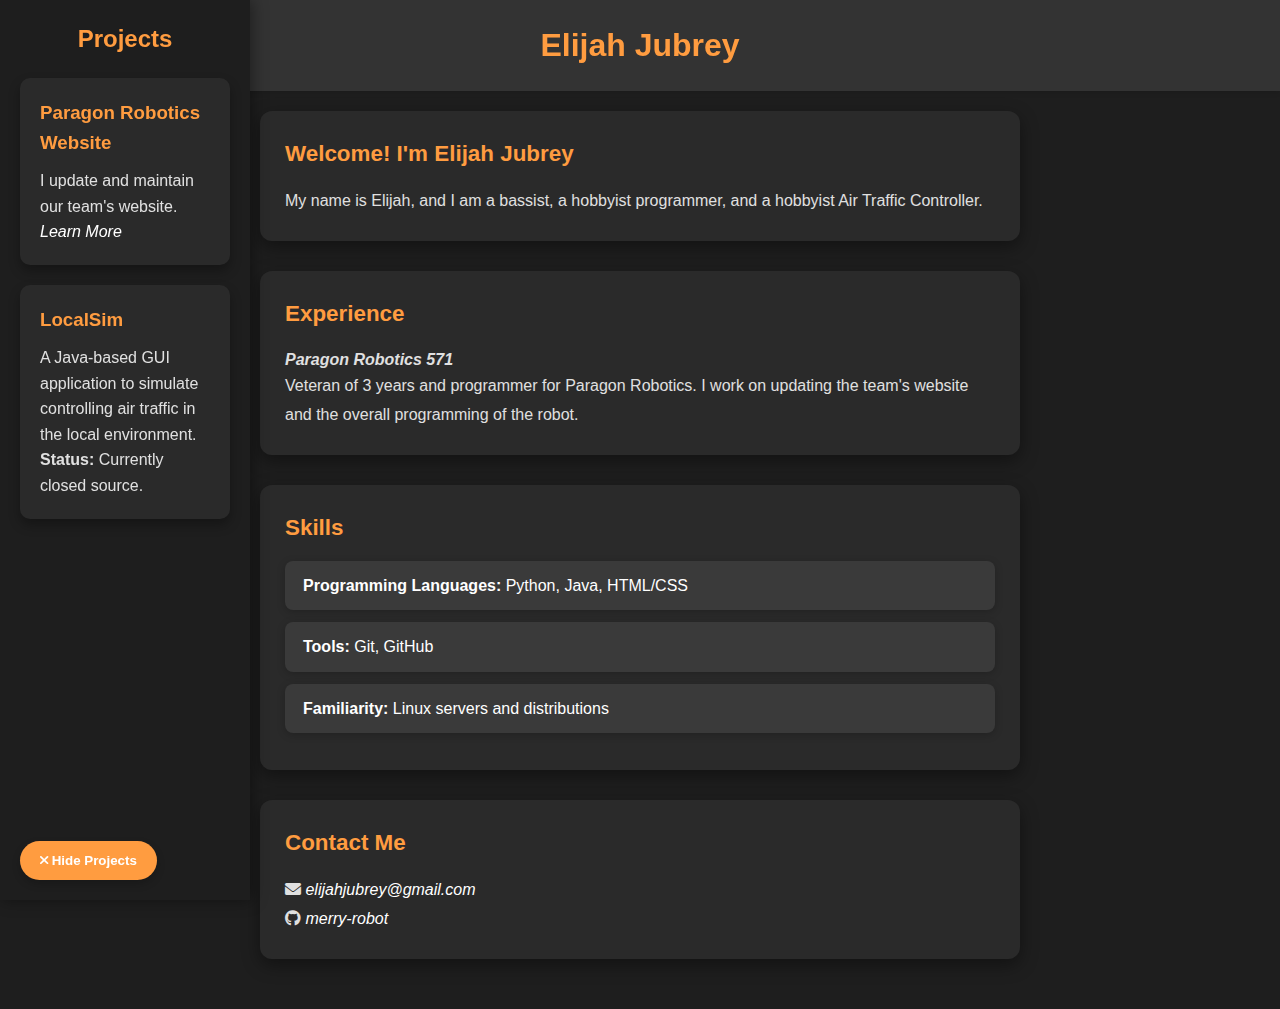
<file: index.html>
<!DOCTYPE html>
<html lang="en">
<head>
    <meta charset="UTF-8">
    <meta name="viewport" content="width=device-width, initial-scale=1.0">
    <title>Elijah Jubrey's Portfolio</title>
    <link rel="stylesheet" href="style.css">
    <script src="main.js" defer></script>
    <link rel="stylesheet" href="https://cdnjs.cloudflare.com/ajax/libs/font-awesome/6.0.0-beta3/css/all.min.css">
</head>
<body>
    <header>
        <h1>Elijah Jubrey</h1>
    </header>

    <aside id="sidebar" aria-label="Project List">
        <h2>Projects</h2>

        <div class="project-item">
            <h3>Paragon Robotics Website</h3>
            <p>I update and maintain our team's website.</p>
            <a href="https://paragonrobotics.org" class="project-link" target="_blank" rel="noopener noreferrer">Learn More</a>
        </div>

        <div class="project-item">
            <h3>LocalSim</h3>
            <p>A Java-based GUI application to simulate controlling air traffic in the local environment.</p>
            <p><strong>Status:</strong> Currently closed source.</p>
        </div>
    </aside>

    <main>
        <section id="intro">
            <h2 id="hero-text">Welcome! I'm <span class="dynamic-text">Elijah Jubrey</span></h2>
            <p>My name is Elijah, and I am a bassist, a hobbyist programmer, and a hobbyist Air Traffic Controller.</p>
        </section>

        <section class="experience">
            <h3>Experience</h3>
            <h4><i>Paragon Robotics 571</i></h4>
            <p>Veteran of 3 years and programmer for Paragon Robotics. I work on updating the team's website and the overall programming of the robot.</p>
        </section>

        <section class="skills">
            <h2>Skills</h2>
            <ul>
                <li><strong>Programming Languages:</strong> Python, Java, HTML/CSS</li>
                <li><strong>Tools:</strong> Git, GitHub</li>
                <li><strong>Familiarity:</strong> Linux servers and distributions</li>
            </ul>
        </section>

        <section id="contact">
            <h2>Contact Me</h2>
            <p><i class="fas fa-envelope"></i> <a href="mailto:elijahjubrey@gmail.com">elijahjubrey@gmail.com</a></p>
            <p><i class="fab fa-github"></i> <a href="https://github.com/merry-robot" target="_blank" rel="noopener noreferrer">merry-robot</a></p>
        </section>
    </main>

    <button id="toggle-projects">
        <i class="fas fa-times"></i> Hide Projects
    </button>
</body>
</html>
</file>
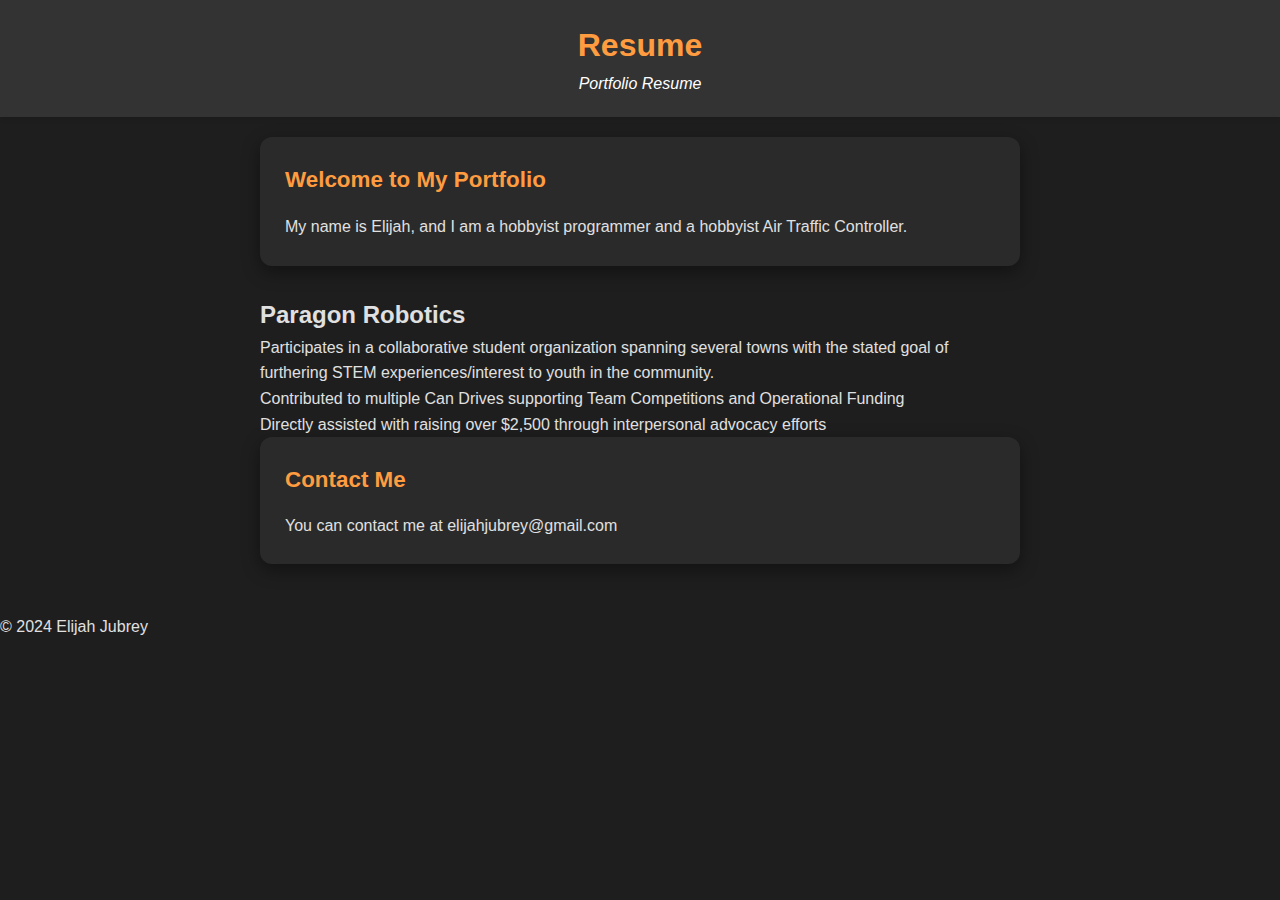
<file: resume.html>
<!DOCTYPE html>
<html lang="en">
<head>
    <meta charset="UTF-8">
    <meta name="viewport" content="width=device-width, initial-scale=1.0">
    <title>JY's Portfolio</title>
    <link rel="stylesheet" href="style.css">
    <script href="main.js"></script>
</head>
<body>
    <header>
        <h1>Resume</h1>
        <nav>
            <a href="index.html">Portfolio</a>
            <a href="resume.html">Resume</a>
        </nav>
    </header>

    <main>
        <section id="intro">
            <h2>Welcome to My Portfolio</h2>
            <p>My name is Elijah, and I am a hobbyist programmer and a hobbyist Air Traffic Controller.</p>
        </section>

        <section>
        <h2>
            Paragon Robotics
        </h2>
            <p>
                Participates in a collaborative student organization spanning several towns with the stated goal of furthering STEM experiences/interest to youth in the community. <br>
                Contributed to multiple Can Drives supporting Team Competitions and Operational Funding <br>
                Directly assisted with raising over $2,500 through interpersonal advocacy efforts
                </p>
        </section>

    
        <section id="contact">
  <h2>Contact Me</h2>
  You can contact me at elijahjubrey@gmail.com
</section>


     
    </main>

    <footer>
        <p>&copy; 2024 Elijah Jubrey</p>
    </footer>
</body>
</html>
</file>
<file: style.css>
* {
    box-sizing: border-box;
    margin: 0;
    padding: 0;
    font-family: "ListsFont", sans-serif;
    scroll-behavior: smooth;
}

body {
    background-color: #1e1e1e;
    color: #e0e0e0;
    line-height: 1.6;
    font-size: 16px;
    overflow-x: hidden;
}

header {
    background-color: #333333;
    padding: 20px;
    text-align: center;
    position: sticky;
    top: 0;
    z-index: 1000;
    box-shadow: 0 2px 5px rgba(0, 0, 0, 0.1);
}

h1 {
    color: #ff9c40;
    font-family: "NameHeadingFont", sans-serif;
    font-size: 2rem;
}

main {
    padding: 20px;
    max-width: 800px;
    margin: 0 auto;
    transition: margin-left 0.3s ease-in-out;
}

main.sidebar-visible {
    margin-left: 270px;
}

#sidebar {
    position: fixed;
    left: 0;
    top: 0;
    width: 250px;
    height: 100%;
    background-color: #1e1e1e;
    color: #ffffff;
    padding: 20px;
    box-shadow: 2px 0 15px rgba(0, 0, 0, 0.4);
    z-index: 1000;
}

#sidebar h2 {
    text-align: center;
    color: #ff9c40;
    font-size: 1.5rem;
    margin-bottom: 20px;
}

.project-item {
    margin-bottom: 20px;
    background-color: #2a2a2a;
    padding: 20px;
    border-radius: 10px;
    box-shadow: 0 6px 12px rgba(0, 0, 0, 0.3);
}

.project-item h3 {
    color: #ff9c40;
    margin-bottom: 10px;
}

.project-item p {
    color: #e0e0e0;
}

/* Toggle Button Styles */
#toggle-projects {
    position: fixed;
    bottom: 20px;
    left: 20px;
    z-index: 1500;
    background-color: #ff9c40;
    color: #ffffff;
    padding: 12px 20px;
    border: none;
    border-radius: 50px;
    cursor: pointer;
    font-weight: bold;
    box-shadow: 0 4px 8px rgba(0, 0, 0, 0.2);
    transition: all 0.3s ease-in-out;
}

#toggle-projects:hover {
    background-color: #f5a623;
    transform: translateY(-3px);
    box-shadow: 0 6px 12px rgba(0, 0, 0, 0.3);
}

/* Sidebar Animation */
#sidebar {
    position: fixed;
    left: -270px;
    top: 0;
    width: 250px;
    height: 100%;
    background-color: #1e1e1e;
    color: #ffffff;
    padding: 20px;
    box-shadow: 2px 0 15px rgba(0, 0, 0, 0.4);
    transition: left 0.3s ease-in-out;
}

#sidebar.show {
    left: 0;
}


#toggle-projects.hidden {
    visibility: hidden;
    opacity: 0;
}


#toggle-projects:hover {
    background-color: #f5a623;
    transform: translateY(-3px);
    box-shadow: 0 6px 12px rgba(0, 0, 0, 0.3);
}

@media (max-width: 768px) {
    main {
        margin-left: 0;
    }

    #toggle-projects {
        display: block;
    }
}

a {
    color: #ffffff;
    font-style: italic;
    text-decoration: none;
}

a:hover {
    color: #f0f0f0;
    text-decoration: underline;
}

.experience, .skills, #contact, #intro {
    background-color: #2a2a2a;
    padding: 25px;
    border-radius: 12px;
    box-shadow: 0 6px 18px rgba(0, 0, 0, 0.4);
    margin-bottom: 30px;
}

.experience h3, .skills h2, #contact h2, #intro h2 {
    color: #ff9c40;
    font-size: 1.4rem;
    margin-bottom: 15px;
}

.experience p, .skills p, #contact p, #intro p {
    color: #e0e0e0;
    line-height: 1.8;
}

.skills ul {
    list-style: none;
    padding: 0;
}

.skills li {
    background-color: #3a3a3a;
    padding: 12px 18px;
    margin-bottom: 12px;
    border-radius: 8px;
    color: #ffffff;
    font-size: 16px;
    box-shadow: 0 2px 8px rgba(0, 0, 0, 0.2);
    transition: all 0.3s ease-in-out;
}

.skills li:hover {
    background-color: #ff9c40;
    color: #000000;
    transform: translateY(-2px);
}
</file>
